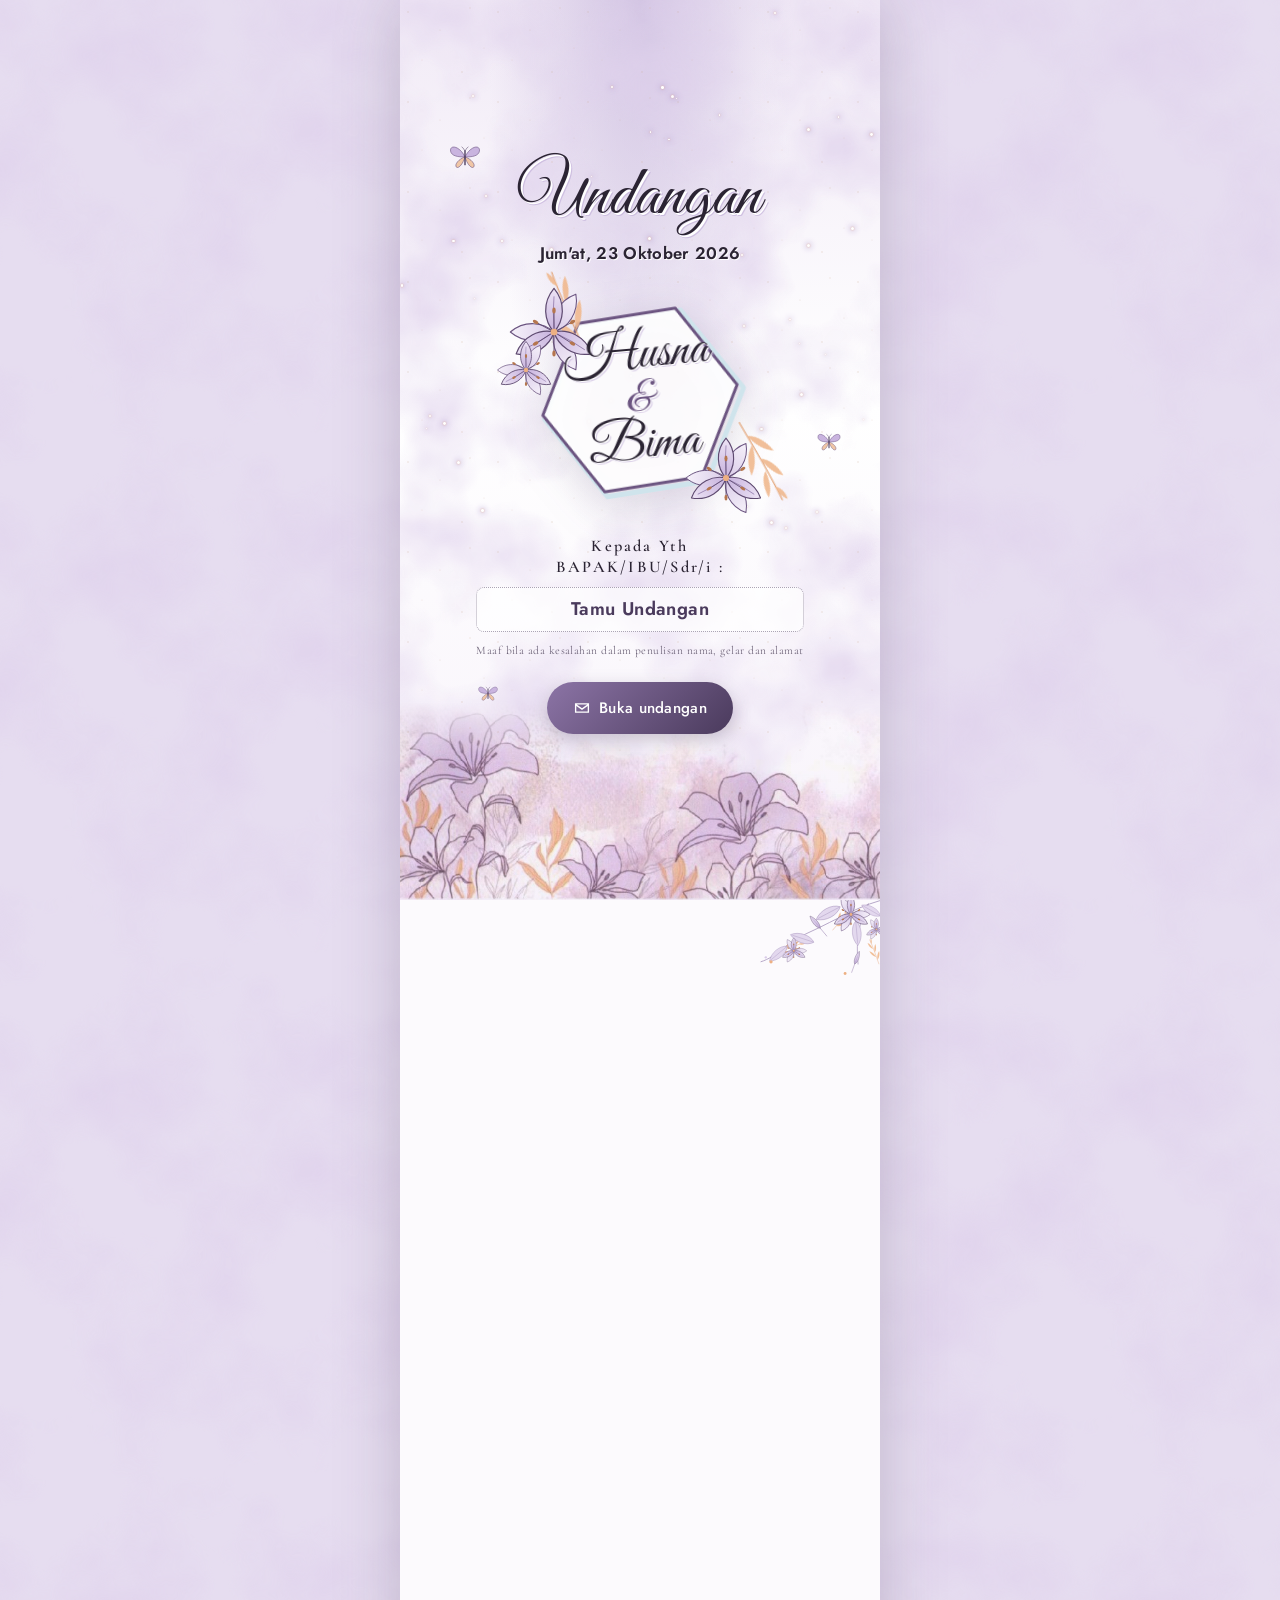
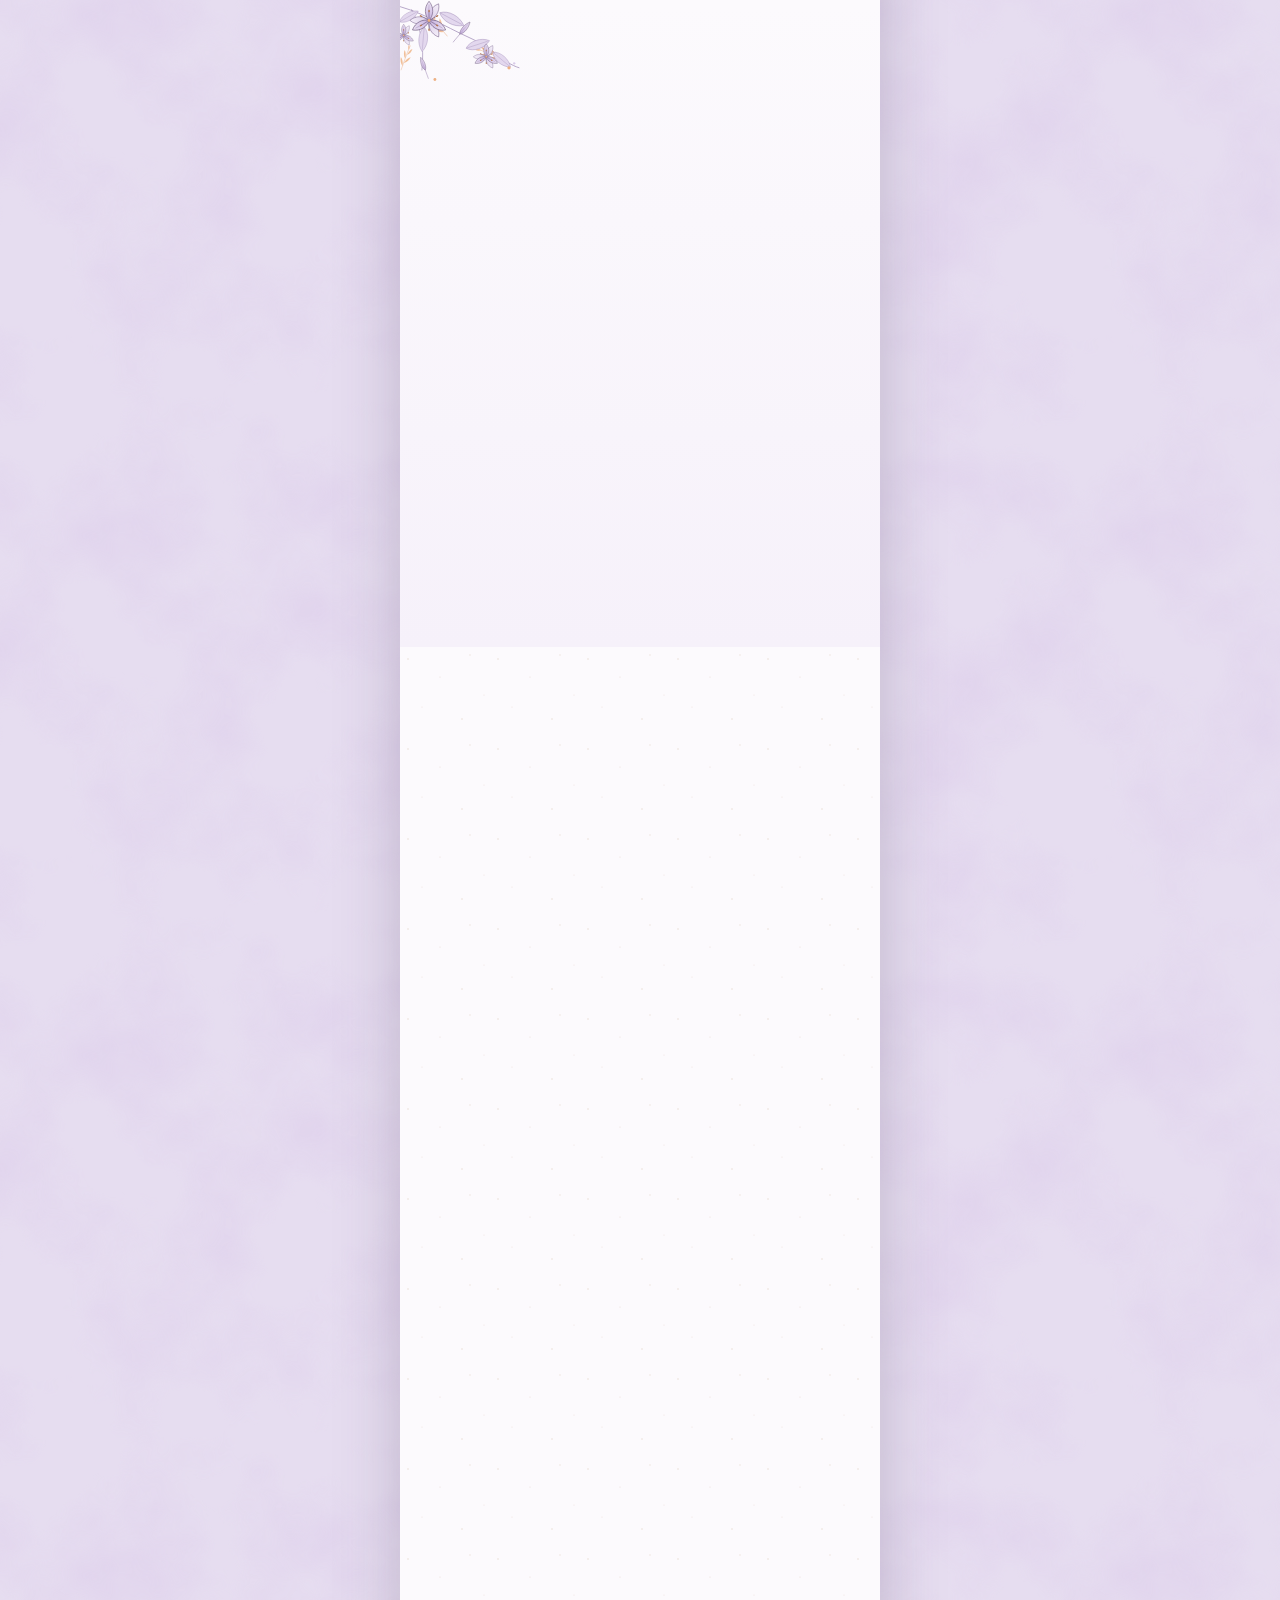
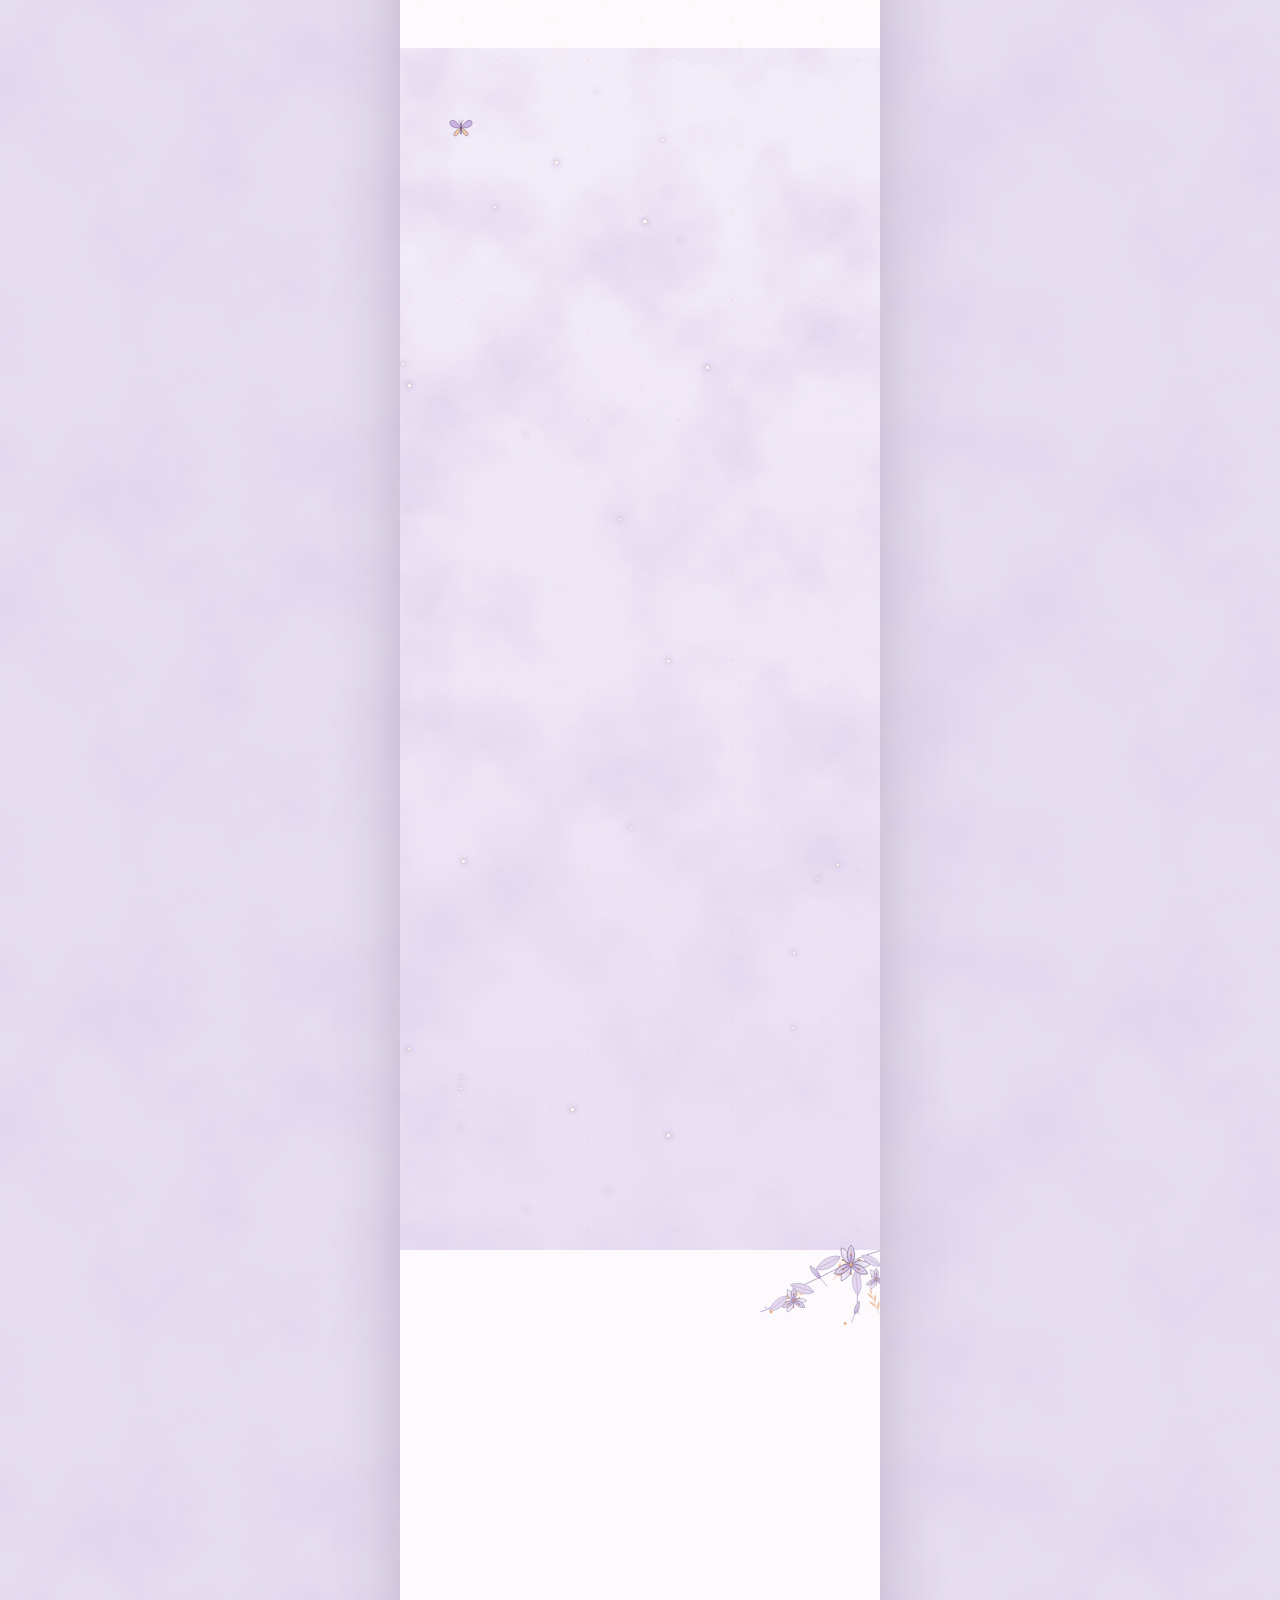
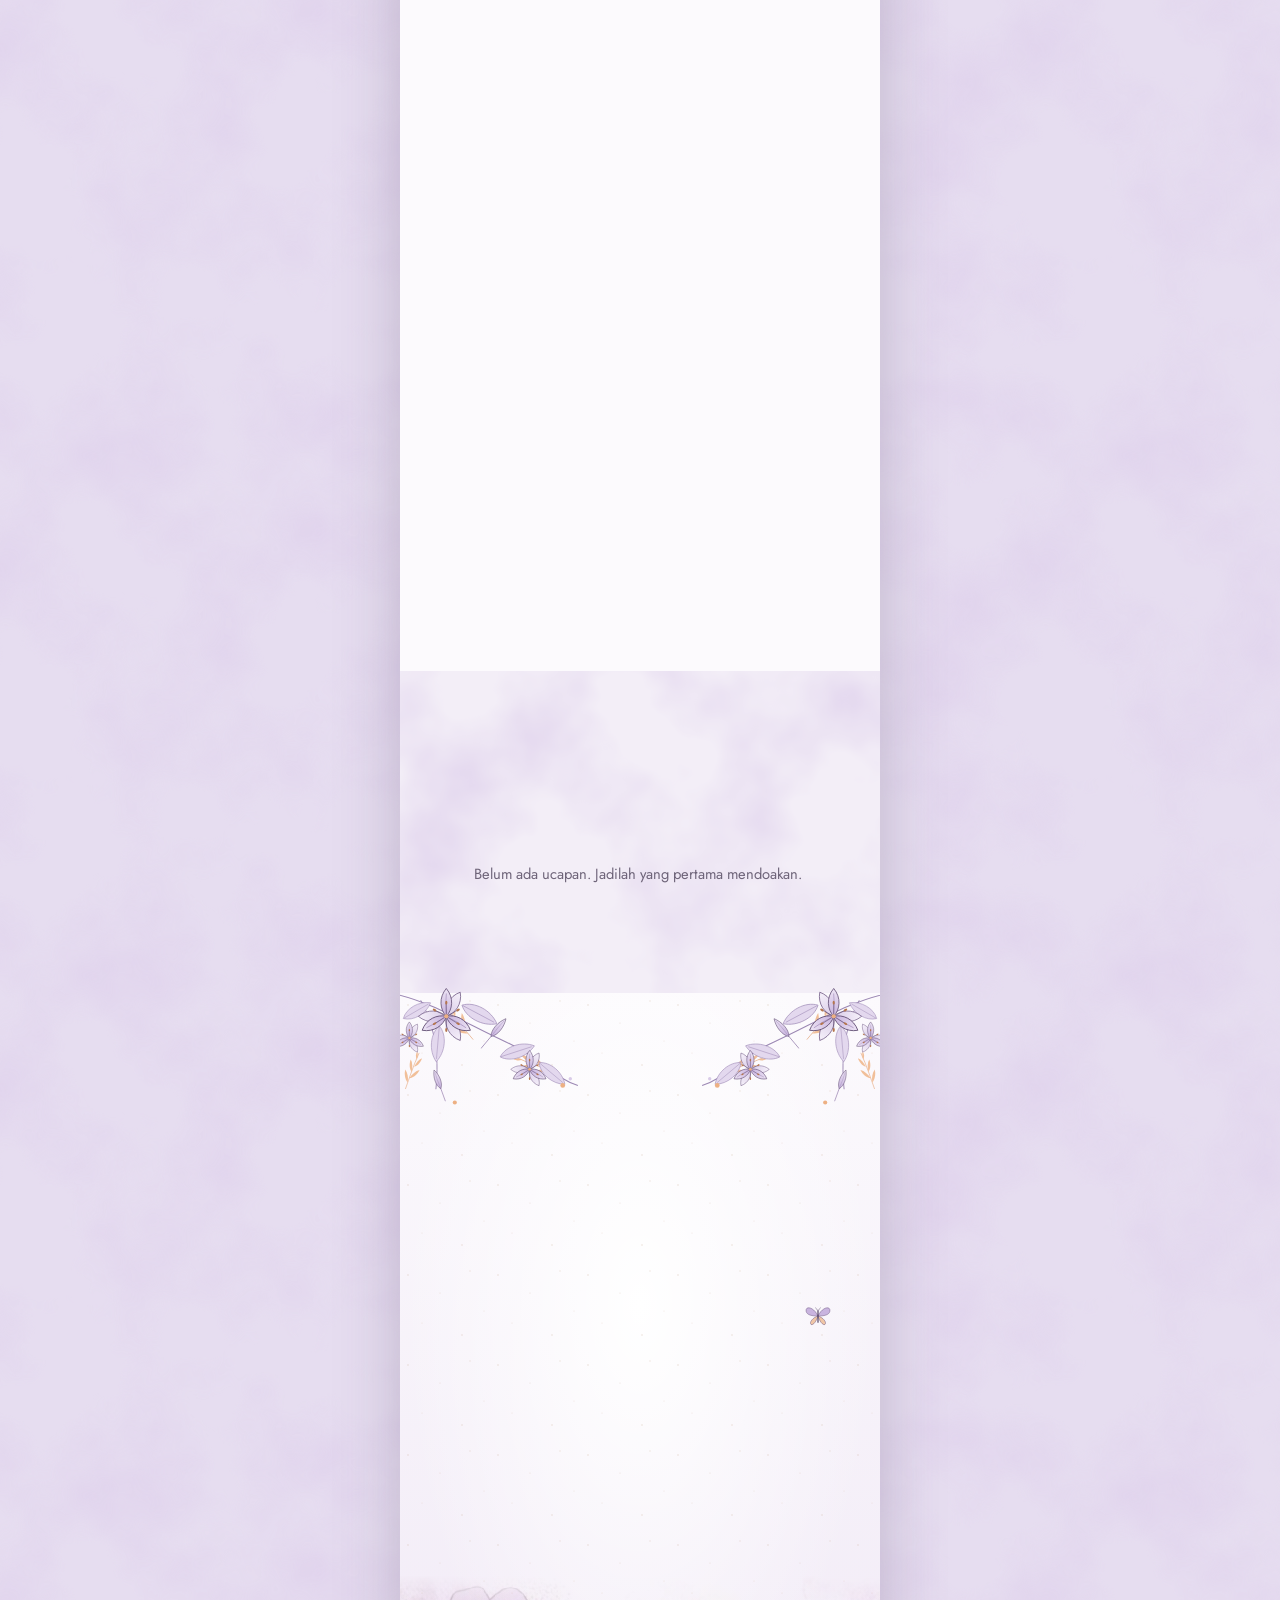
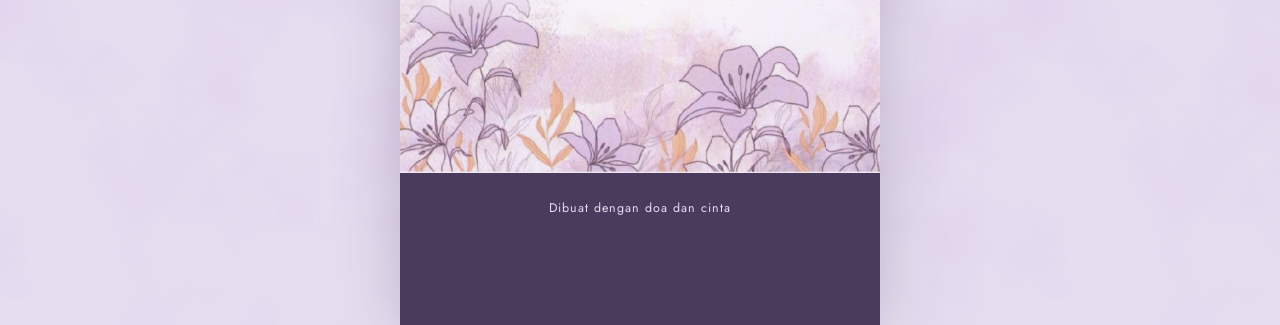
<file: index.html>
<!doctype html>
<html lang="id">
<head>
  <meta charset="utf-8">
  <meta name="viewport" content="width=device-width, initial-scale=1, viewport-fit=cover">
  <title>Husna &amp; Bima · Undangan Pernikahan</title>
  <meta name="description" content="Dengan memohon rahmat Allah SWT, kami mengundang Anda di hari bahagia kami. Jum'at, 23 Oktober 2026.">
  <meta property="og:title" content="Undangan Pernikahan Husna &amp; Bima">
  <meta property="og:description" content="Jum'at, 23 Oktober 2026. Mohon doa restu dan kehadirannya.">
  <meta name="theme-color" content="#4A3A5C">
  <link rel="preconnect" href="https://fonts.googleapis.com">
  <link rel="preconnect" href="https://fonts.gstatic.com" crossorigin>
  <link rel="stylesheet" href="https://fonts.googleapis.com/css2?family=Amiri:wght@400;700&family=Cormorant+Garamond:ital,wght@0,500;0,600;1,500&family=Great+Vibes&family=Jost:wght@300;400;500;600&family=Permanent+Marker&display=swap">
  <link rel="stylesheet" href="style.css">
</head>
<body class="terkunci">

  <!-- Gambar-gambar hiasan yang dipakai berulang -->
  <svg class="defs" aria-hidden="true" focusable="false">
    <defs>
      <linearGradient id="gKelopak" x1="0" y1="1" x2="0" y2="0">
        <stop offset="0" stop-color="#C7B2DD"/>
        <stop offset="1" stop-color="#EDE4F5"/>
      </linearGradient>
      <linearGradient id="gKelopakBelakang" x1="0" y1="1" x2="0" y2="0">
        <stop offset="0" stop-color="#D9CBE8"/>
        <stop offset="1" stop-color="#F6F1FA"/>
      </linearGradient>

      <!-- Kelopak lily -->
      <path id="kelopakLily" d="M30 30C23.5 23 22 11 30 1.5C38 11 36.5 23 30 30Z"/>

      <!-- Bunga lily (tampak depan) -->
      <symbol id="bunga" viewBox="0 0 60 60">
        <g fill="url(#gKelopakBelakang)" stroke="#6B5480" stroke-width=".7" stroke-linejoin="round">
          <use href="#kelopakLily" transform="rotate(30 30 30)"/>
          <use href="#kelopakLily" transform="rotate(150 30 30)"/>
          <use href="#kelopakLily" transform="rotate(270 30 30)"/>
        </g>
        <g fill="url(#gKelopak)" stroke="#5E4A70" stroke-width=".8" stroke-linejoin="round">
          <use href="#kelopakLily"/>
          <use href="#kelopakLily" transform="rotate(120 30 30)"/>
          <use href="#kelopakLily" transform="rotate(240 30 30)"/>
        </g>
        <g fill="none" stroke="#8C74A6" stroke-width=".5" stroke-linecap="round">
          <path d="M30 27Q29 16 30 7"/>
          <path d="M30 27Q29 16 30 7" transform="rotate(120 30 30)"/>
          <path d="M30 27Q29 16 30 7" transform="rotate(240 30 30)"/>
        </g>
        <g stroke="#5E4A70" stroke-width=".6" stroke-linecap="round">
          <path d="M30 30L30 17M30 30L41 24M30 30L41 37M30 30L30 43M30 30L19 37M30 30L19 24"/>
        </g>
        <g fill="#B5764E">
          <ellipse cx="30" cy="16" rx="1.1" ry="2"/>
          <ellipse cx="42" cy="23.5" rx="1.1" ry="2" transform="rotate(60 42 23.5)"/>
          <ellipse cx="42" cy="37.5" rx="1.1" ry="2" transform="rotate(120 42 37.5)"/>
          <ellipse cx="30" cy="44" rx="1.1" ry="2"/>
          <ellipse cx="18" cy="37.5" rx="1.1" ry="2" transform="rotate(60 18 37.5)"/>
          <ellipse cx="18" cy="23.5" rx="1.1" ry="2" transform="rotate(120 18 23.5)"/>
        </g>
        <circle cx="30" cy="30" r="2.2" fill="#EDB083"/>
      </symbol>

      <!-- Kuncup lily -->
      <symbol id="kuncup" viewBox="0 0 20 60">
        <path d="M10 60V34" stroke="#8C74A6" stroke-width="1" fill="none"/>
        <path d="M10 36C3 28 4 12 10 1C16 12 17 28 10 36Z" fill="url(#gKelopak)" stroke="#5E4A70" stroke-width=".8"/>
        <path d="M10 34Q9 20 10 5" stroke="#8C74A6" stroke-width=".5" fill="none"/>
      </symbol>

      <!-- Daun peach -->
      <symbol id="daunPeach" viewBox="0 0 30 70">
        <path d="M15 70C15 50 14 28 16 2" stroke="#E2A274" stroke-width=".9" fill="none"/>
        <g fill="#F0B98E" opacity=".9">
          <path d="M15 58C8 54 4 46 3 38C9 42 13 49 15 58Z"/>
          <path d="M15 50C22 46 26 38 27 30C21 34 17 41 15 50Z"/>
          <path d="M15 38C9 34 6 26 6 18C11 22 14 30 15 38Z"/>
          <path d="M16 28C22 24 24 16 24 9C19 13 17 20 16 28Z"/>
          <path d="M16 14C12 11 11 6 12 1C15 4 16 9 16 14Z"/>
        </g>
      </symbol>

      <!-- Daun lilac -->
      <symbol id="daun" viewBox="0 0 40 16">
        <path d="M1 8C10 -1 28 -1 39 8C28 17 10 17 1 8Z" fill="#E3D8EE" stroke="#9C88B4" stroke-width=".6"/>
        <path d="M2 8H36" stroke="#9C88B4" stroke-width=".5" fill="none"/>
      </symbol>

      <!-- Rangkaian bunga untuk sudut: tumbuh dari titik (0,0) -->
      <symbol id="rangkaian" viewBox="0 0 200 150">
        <path d="M-4 6C40 14 80 40 120 58S170 96 196 104" fill="none" stroke="#9C88B4" stroke-width="1.1"/>
        <path d="M30 14C44 40 50 70 46 108" fill="none" stroke="#9C88B4" stroke-width="1"/>
        <use href="#daunPeach" x="58" y="10" width="22" height="52" transform="rotate(-40 69 36)"/>
        <use href="#daunPeach" x="140" y="58" width="20" height="48" transform="rotate(-70 150 82)"/>
        <use href="#daunPeach" x="12" y="66" width="18" height="44" transform="rotate(20 21 88)"/>
        <use href="#daun" x="70" y="20" width="44" height="18" transform="rotate(28 92 29)"/>
        <use href="#daun" x="112" y="60" width="40" height="16" transform="rotate(-18 132 68)"/>
        <use href="#daun" x="150" y="84" width="38" height="15" transform="rotate(40 169 91)"/>
        <use href="#daun" x="28" y="52" width="40" height="16" transform="rotate(95 48 60)"/>
        <use href="#daun" x="8" y="18" width="36" height="14" transform="rotate(-30 26 25)"/>
        <use href="#kuncup" x="100" y="28" width="14" height="42" transform="rotate(40 107 49)"/>
        <use href="#bunga" x="26" y="0" width="62" height="62"/>
        <use href="#bunga" x="124" y="66" width="42" height="42"/>
        <use href="#bunga" x="0" y="36" width="36" height="36"/>
        <use href="#kuncup" x="44" y="86" width="12" height="36" transform="rotate(-20 50 104)"/>
        <circle cx="180" cy="104" r="2.5" fill="#EDB083"/>
        <circle cx="188" cy="97" r="1.8" fill="#D9CBE8"/>
        <circle cx="66" cy="122" r="2.2" fill="#EDB083"/>
      </symbol>

      <!-- Kupu-kupu -->
      <symbol id="kupu" viewBox="0 0 40 30">
        <path d="M20 15C14 2 2 0 3 8C4 14 12 15 20 15Z" fill="#C9B4DF" stroke="#6B5480" stroke-width=".7"/>
        <path d="M20 15C26 2 38 0 37 8C36 14 28 15 20 15Z" fill="#C9B4DF" stroke="#6B5480" stroke-width=".7"/>
        <path d="M20 15C13 17 7 24 10 27C13 29 18 22 20 15Z" fill="#F0C6A6" stroke="#6B5480" stroke-width=".7"/>
        <path d="M20 15C27 17 33 24 30 27C27 29 22 22 20 15Z" fill="#F0C6A6" stroke="#6B5480" stroke-width=".7"/>
        <path d="M20 8V24" stroke="#4A3A5C" stroke-width="1.6" stroke-linecap="round"/>
        <path d="M20 8Q18 4 16 3M20 8Q22 4 24 3" stroke="#4A3A5C" stroke-width=".6" fill="none"/>
      </symbol>

      <!-- Bingkai segi enam -->
      <symbol id="heksa" viewBox="0 0 240 240">
        <polygon points="226,124 175,212 72,212 21,124 72,36 175,36" fill="none" stroke="#CFE4EC" stroke-width="5" stroke-linejoin="round"/>
        <polygon points="220,120 170,206.6 70,206.6 20,120 70,33.4 170,33.4" fill="rgba(255,255,255,.9)" stroke="#6B5480" stroke-width="3" stroke-linejoin="round"/>
      </symbol>

      <symbol id="hiasan" viewBox="0 0 120 20">
        <path d="M0 10H46M74 10H120" stroke="#B9A5D3" stroke-width=".9"/>
        <use href="#bunga" x="50" y="0" width="20" height="20"/>
        <circle cx="42" cy="10" r="1.6" fill="#EDB083"/>
        <circle cx="78" cy="10" r="1.6" fill="#EDB083"/>
      </symbol>
    </defs>
  </svg>

  <canvas class="kelopak" id="kelopak" aria-hidden="true"></canvas>

  <!-- ============ PEMBUKA: sampul + tirai ============ -->
  <div class="pembuka" id="pembuka">
    <div class="tirai tirai--kiri" aria-hidden="true"></div>
    <div class="tirai tirai--kanan" aria-hidden="true"></div>
    <div class="tirai-atas" aria-hidden="true"></div>
    <div class="tirai-lambang" aria-hidden="true">
      <svg class="tirai-lambang__bunga"><use href="#bunga"/></svg>
      <span lang="ar" dir="rtl">بِسْمِ ٱللَّٰهِ</span>
    </div>

    <section class="sampul" aria-label="Sampul undangan">
      <div class="bintang" id="bintang" aria-hidden="true"></div>
      <img class="taman" src="gambar/taman.jpg" alt="" aria-hidden="true">
      <svg class="kupu kupu--1" aria-hidden="true"><use href="#kupu"/></svg>
      <svg class="kupu kupu--2" aria-hidden="true"><use href="#kupu"/></svg>
      <svg class="kupu kupu--3" aria-hidden="true"><use href="#kupu"/></svg>

      <div class="sampul__isi">
        <p class="sampul__judul">Undangan</p>
        <p class="sampul__tgl" data-isi="hariUtama">Jum'at, 23 Oktober 2026</p>

        <div class="heksa heksa--sampul">
          <svg class="heksa__bingkai" aria-hidden="true"><use href="#heksa"/></svg>
          <svg class="heksa__daun heksa__daun--1" aria-hidden="true"><use href="#daunPeach"/></svg>
          <svg class="heksa__daun heksa__daun--2" aria-hidden="true"><use href="#daunPeach"/></svg>
          <svg class="heksa__lily heksa__lily--1" aria-hidden="true"><use href="#bunga"/></svg>
          <svg class="heksa__lily heksa__lily--2" aria-hidden="true"><use href="#bunga"/></svg>
          <svg class="heksa__lily heksa__lily--3" aria-hidden="true"><use href="#bunga"/></svg>
          <h1 class="heksa__nama">
            <span data-isi="wanita.panggilan">Husna</span>
            <span class="dan">&amp;</span>
            <span data-isi="pria.panggilan">Bima</span>
          </h1>
        </div>

        <div class="sampul__tamu">
          <p class="sampul__yth">Kepada Yth<br>BAPAK/IBU/Sdr/i :</p>
          <p class="sampul__nama-tamu" id="namaTamu">Tamu Undangan</p>
          <p class="sampul__maaf">Maaf bila ada kesalahan dalam penulisan nama, gelar dan alamat</p>
        </div>
        <button class="tombol tombol--denyut" id="bukaUndangan" type="button">
          <svg viewBox="0 0 24 24" width="18" height="18" aria-hidden="true"><path fill="none" stroke="currentColor" stroke-width="1.8" d="M3.5 7.5l8.5 6 8.5-6M3.5 6.5h17v11h-17z"/></svg>
          Buka undangan
        </button>
      </div>
    </section>
  </div>

  <!-- ============ ISI UNDANGAN ============ -->
  <main class="halaman" id="halaman">

    <section class="bagian hero" id="beranda">
      <svg class="sudut sudut--kiri-atas" aria-hidden="true"><use href="#rangkaian"/></svg>
      <svg class="sudut sudut--kanan-atas" aria-hidden="true"><use href="#rangkaian"/></svg>
      <svg class="kupu kupu--hero" aria-hidden="true"><use href="#kupu"/></svg>
      <img class="taman taman--bawah" src="gambar/taman.jpg" alt="" aria-hidden="true">

      <p class="label hero__label" data-anim="naik">Walimatul 'Ursy</p>
      <div class="heksa" data-anim="zoom">
        <svg class="heksa__bingkai" aria-hidden="true"><use href="#heksa"/></svg>
        <svg class="heksa__daun heksa__daun--1" aria-hidden="true"><use href="#daunPeach"/></svg>
        <svg class="heksa__daun heksa__daun--2" aria-hidden="true"><use href="#daunPeach"/></svg>
        <svg class="heksa__lily heksa__lily--1" aria-hidden="true"><use href="#bunga"/></svg>
        <svg class="heksa__lily heksa__lily--2" aria-hidden="true"><use href="#bunga"/></svg>
        <svg class="heksa__lily heksa__lily--3" aria-hidden="true"><use href="#bunga"/></svg>
        <p class="heksa__nama">
          <span data-isi="wanita.panggilan">Husna</span>
          <span class="dan">&amp;</span>
          <span data-isi="pria.panggilan">Bima</span>
        </p>
      </div>
      <p class="hero__tgl" data-anim="naik" data-isi="hariUtama">Jum'at, 23 Oktober 2026</p>
      <svg class="hiasan" data-anim="naik" aria-hidden="true"><use href="#hiasan"/></svg>
      <p class="gulir" data-anim="naik" aria-hidden="true"><span></span>Gulir ke bawah</p>
    </section>

    <section class="bagian bagian--salam" id="salam">
      <svg class="sudut sudut--kanan-atas sudut--kecil" aria-hidden="true"><use href="#rangkaian"/></svg>
      <p class="bismillah" data-anim="zoom" lang="ar" dir="rtl">بِسْمِ ٱللَّٰهِ ٱلرَّحْمَٰنِ ٱلرَّحِيمِ</p>
      <p class="salam" data-anim="naik">Assalamu'alaikum Wr. Wb.</p>
      <p class="teks" data-anim="naik">
        Ya Allah,<br>
        perkenankanlah putra-putri kami membuka lembaran hidup baru,
        maka izinkanlah kami menikahkan mereka.
      </p>

      <figure class="ayat" data-anim="naik">
        <svg class="ayat__bunga" aria-hidden="true"><use href="#bunga"/></svg>
        <p class="ayat__arab" lang="ar" dir="rtl">
          وَمِنْ ءَايَٰتِهِۦٓ أَنْ خَلَقَ لَكُم مِّنْ أَنفُسِكُمْ أَزْوَٰجًا لِّتَسْكُنُوٓا۟ إِلَيْهَا وَجَعَلَ بَيْنَكُم مَّوَدَّةً وَرَحْمَةً
        </p>
        <blockquote class="ayat__arti">
          "Dan di antara tanda-tanda kebesaran-Nya ialah Dia menciptakan pasangan-pasangan
          untukmu dari jenismu sendiri, agar kamu cenderung dan merasa tenteram kepadanya,
          dan Dia menjadikan di antaramu rasa kasih dan sayang."
        </blockquote>
        <figcaption>QS. Ar-Rum : 21</figcaption>
      </figure>
    </section>

    <section class="bagian bagian--doa" id="doa">
      <svg class="sudut sudut--kiri-atas sudut--kecil" aria-hidden="true"><use href="#rangkaian"/></svg>
      <div class="pasangan" data-anim="zoom">
        <img src="gambar/pasangan.jpg" alt="Ilustrasi kedua mempelai" width="422" height="374">
        <svg class="kupu kupu--pasangan" aria-hidden="true"><use href="#kupu"/></svg>
      </div>
      <blockquote class="kutipan" data-anim="naik">
        "Semoga Allah SWT menghimpun yang terserak dari keduanya,
        memberkati mereka berdua, meningkatkan kualitas keturunannya
        sebagai pembuka pintu rahmat, sumber ilmu dan hikmah
        serta pemberi rasa aman bagi umat."
      </blockquote>
      <p class="kutipan__sumber" data-anim="naik">Do'a Nabi Muhammad SAW pada pernikahan putrinya Fatimah Azzahra dengan Ali bin Abi Thalib</p>
    </section>

    <section class="bagian bagian--mempelai" id="mempelai">
      <h2 class="judul" data-anim="naik">Kedua Mempelai</h2>
      <svg class="hiasan" data-anim="naik" aria-hidden="true"><use href="#hiasan"/></svg>

      <article class="orang" data-anim="kiri">
        <div class="orang__bingkai" aria-hidden="true">
          <svg class="orang__heksa"><use href="#heksa"/></svg>
          <span data-isi="wanita.inisial">H</span>
          <svg class="orang__bunga"><use href="#rangkaian"/></svg>
        </div>
        <h3 class="orang__nama" data-isi="wanita.namaLengkap">Badi'athul Husna</h3>
        <p class="orang__urutan" data-isi="wanita.urutan">Putri kedua dari</p>
        <p class="orang__ortu"><span data-isi="wanita.ayah"></span><br>&amp; <span data-isi="wanita.ibu"></span></p>
        <a class="orang__ig" data-ig="wanita" target="_blank" rel="noopener" hidden></a>
      </article>

      <p class="mempelai__dan" data-anim="zoom" aria-hidden="true">&amp;</p>

      <article class="orang" data-anim="kanan">
        <div class="orang__bingkai" aria-hidden="true">
          <svg class="orang__heksa"><use href="#heksa"/></svg>
          <span data-isi="pria.inisial">B</span>
          <svg class="orang__bunga"><use href="#rangkaian"/></svg>
        </div>
        <h3 class="orang__nama" data-isi="pria.namaLengkap">Wahyu Dwi Bimantoro</h3>
        <p class="orang__urutan" data-isi="pria.urutan">Putra kedua dari</p>
        <p class="orang__ortu"><span data-isi="pria.ayah"></span><br>&amp; <span data-isi="pria.ibu"></span></p>
        <a class="orang__ig" data-ig="pria" target="_blank" rel="noopener" hidden></a>
      </article>
    </section>

    <section class="bagian bagian--ungu" id="acara">
      <div class="bintang bintang--redup" aria-hidden="true"></div>
      <svg class="kupu kupu--acara" aria-hidden="true"><use href="#kupu"/></svg>
      <h2 class="judul" data-anim="naik">Waktu &amp; Tempat</h2>
      <svg class="hiasan" data-anim="naik" aria-hidden="true"><use href="#hiasan"/></svg>
      <p class="teks teks--kecil" data-anim="naik">
        Dengan segala kerendahan hati dan ungkapan syukur atas karunia Allah SWT,
        kami mengundang Bapak/Ibu/Saudara/i untuk menghadiri acara:
      </p>
      <div class="acara" id="daftarAcara"></div>

      <div class="hitung" id="hitungMundur" data-anim="zoom">
        <div><b data-h="hari">0</b><span>hari</span></div>
        <div><b data-h="jam">0</b><span>jam</span></div>
        <div><b data-h="menit">0</b><span>menit</span></div>
        <div><b data-h="detik">0</b><span>detik</span></div>
      </div>

      <div class="lokasi" id="lokasi" data-anim="naik" hidden>
        <div class="lokasi__kertas">
          <p class="lokasi__judul">Lokasi</p>
          <svg class="lokasi__pin" viewBox="0 0 24 24" width="44" height="44" aria-hidden="true"><path fill="#B9A5D3" stroke="#4A3A5C" stroke-width="1.2" d="M12 22s-7-6.6-7-12a7 7 0 0 1 14 0c0 5.4-7 12-7 12z"/><circle cx="12" cy="10" r="2.6" fill="#fff" stroke="#4A3A5C" stroke-width="1.2"/></svg>
          <p class="lokasi__alamat" id="lokasiAlamat"></p>
          <a class="tombol" id="lokasiPeta" target="_blank" rel="noopener">Buka Google Maps</a>
          <svg class="lokasi__pena" viewBox="0 0 140 60" aria-hidden="true">
            <path d="M6 54C30 30 70 10 134 4C110 22 70 42 26 50Z" fill="#C3D1E6" stroke="#2B2433" stroke-width="1.6" stroke-linejoin="round"/>
            <path d="M8 54L120 10M40 44l-6-10M60 36l-5-11M80 28l-4-10M100 20l-3-9" stroke="#2B2433" stroke-width="1" fill="none"/>
          </svg>
        </div>
      </div>
    </section>

    <section class="bagian" id="rsvp">
      <svg class="sudut sudut--kanan-atas sudut--kecil" aria-hidden="true"><use href="#rangkaian"/></svg>
      <h2 class="judul" data-anim="naik">Konfirmasi Kehadiran</h2>
      <svg class="hiasan" data-anim="naik" aria-hidden="true"><use href="#hiasan"/></svg>
      <p class="teks teks--kecil" data-anim="naik">
        Bantu kami menyiapkan tempat dan hidangan dengan mengisi form singkat ini.
      </p>

      <form class="form" id="formRsvp" data-anim="naik" novalidate>
        <div class="isian">
          <label for="rsvpNama">Nama</label>
          <input id="rsvpNama" name="nama" type="text" maxlength="60" autocomplete="name" required placeholder="Nama Anda">
        </div>

        <fieldset class="isian">
          <legend>Apakah Anda bisa hadir?</legend>
          <div class="pilihan">
            <label><input type="radio" name="kehadiran" value="Hadir" id="hadirYa" required><span>Insya Allah hadir</span></label>
            <label><input type="radio" name="kehadiran" value="Tidak hadir" id="hadirTidak"><span>Maaf, belum bisa</span></label>
            <label><input type="radio" name="kehadiran" value="Masih ragu" id="hadirRagu"><span>Masih ragu</span></label>
          </div>
        </fieldset>

        <div class="isian" id="isianJumlah">
          <label for="rsvpJumlah">Jumlah yang datang</label>
          <select id="rsvpJumlah" name="jumlah"></select>
        </div>

        <div class="isian">
          <label for="rsvpUcapan">Ucapan &amp; doa <small>(akan tampil di undangan)</small></label>
          <textarea id="rsvpUcapan" name="ucapan" rows="4" maxlength="500" placeholder="Tulis doa terbaik untuk kami…"></textarea>
        </div>

        <p class="form__pesan" id="pesanForm" role="status"></p>
        <button class="tombol" type="submit" id="kirimRsvp">Kirim konfirmasi</button>
      </form>
    </section>

    <section class="bagian bagian--lembut" id="ucapan">
      <h2 class="judul" data-anim="naik">Doa &amp; Ucapan</h2>
      <svg class="hiasan" data-anim="naik" aria-hidden="true"><use href="#hiasan"/></svg>
      <p id="ringkasan" class="ucapan__ringkas" data-anim="naik"></p>
      <ol class="ucapan__daftar" id="daftarUcapan">
        <li class="ucapan__kosong">Memuat ucapan…</li>
      </ol>
      <button class="tombol tombol--garis" id="muatLagi" type="button" hidden>Lihat lebih banyak</button>
    </section>

    <section class="bagian bagian--penutup" id="penutup">
      <svg class="sudut sudut--kiri-atas" aria-hidden="true"><use href="#rangkaian"/></svg>
      <svg class="sudut sudut--kanan-atas" aria-hidden="true"><use href="#rangkaian"/></svg>
      <svg class="kupu kupu--penutup" aria-hidden="true"><use href="#kupu"/></svg>
      <img class="taman taman--bawah" src="gambar/taman.jpg" alt="" aria-hidden="true">

      <p class="teks" data-anim="naik">
        Tiada rangkaian kata yang dapat kami ungkapkan selain terima kasih dari hati yang tulus
        atas kehadiran dan do'a restu Bapak/Ibu/Saudara/i.
      </p>
      <p class="doa" data-anim="zoom" lang="ar" dir="rtl">بَارَكَ ٱللَّٰهُ لَكَ وَبَارَكَ عَلَيْكَ وَجَمَعَ بَيْنَكُمَا فِي خَيْرٍ</p>
      <p class="doa__arti" data-anim="naik">"Semoga Allah memberkahimu dalam suka maupun duka, dan menyatukan kalian berdua dalam kebaikan." (HR. Abu Dawud)</p>
      <p class="salam" data-anim="naik">Wassalamu'alaikum Wr. Wb.</p>
      <p class="penutup__kami" data-anim="naik">Kami yang berbahagia,</p>
      <div class="keluarga" data-anim="naik">
        <p><b>Keluarga</b><span data-isi="wanita.ayah"></span><br>&amp; <span data-isi="wanita.ibu"></span></p>
        <p><b>Keluarga</b><span data-isi="pria.ayah"></span><br>&amp; <span data-isi="pria.ibu"></span></p>
      </div>
      <p class="penutup__nama" data-anim="zoom">
        <span data-isi="wanita.panggilan">Husna</span> &amp; <span data-isi="pria.panggilan">Bima</span>
      </p>
    </section>

    <footer class="kaki">Dibuat dengan doa dan cinta</footer>
  </main>

  <!-- ============ NAVIGASI BAWAH ============ -->
  <nav class="navbawah" id="navbawah" aria-label="Navigasi undangan">
    <a href="#beranda" data-nav="beranda">
      <svg viewBox="0 0 24 24" aria-hidden="true"><path d="M4 20V10.5L12 4l8 6.5V20h-5v-5.5a3 3 0 0 0-6 0V20z"/></svg><span>Beranda</span>
    </a>
    <a href="#mempelai" data-nav="mempelai">
      <svg viewBox="0 0 24 24" aria-hidden="true"><path d="M12 20s-7-4.4-7-10a4 4 0 0 1 7-2.6A4 4 0 0 1 19 10c0 5.6-7 10-7 10z"/></svg><span>Mempelai</span>
    </a>
    <a href="#acara" data-nav="acara">
      <svg viewBox="0 0 24 24" aria-hidden="true"><path d="M4 6.5h16v13H4zM4 10h16M8 3.5v4M16 3.5v4"/></svg><span>Acara</span>
    </a>
    <a href="#rsvp" data-nav="rsvp">
      <svg viewBox="0 0 24 24" aria-hidden="true"><path d="M5 4h14v16H5zM8.5 12l2.5 2.5 4.5-5"/></svg><span>Hadir</span>
    </a>
    <a href="#ucapan" data-nav="ucapan">
      <svg viewBox="0 0 24 24" aria-hidden="true"><path d="M4 5h16v11H9l-5 4z"/></svg><span>Ucapan</span>
    </a>
  </nav>

  <button class="musik" id="tombolMusik" type="button" aria-label="Putar atau hentikan musik" hidden>
    <svg viewBox="0 0 24 24" width="18" height="18" aria-hidden="true"><path fill="currentColor" d="M9 18.5a2.5 2.5 0 1 1-2-2.45V5.8l11-2.3v11.95a2.5 2.5 0 1 1-2-2.45V7.1l-7 1.46z"/></svg>
  </button>
  <div class="toast" id="toast" role="status" aria-live="polite"></div>

  <script src="config.js"></script>
  <script src="app.js"></script>
</body>
</html>
</file>
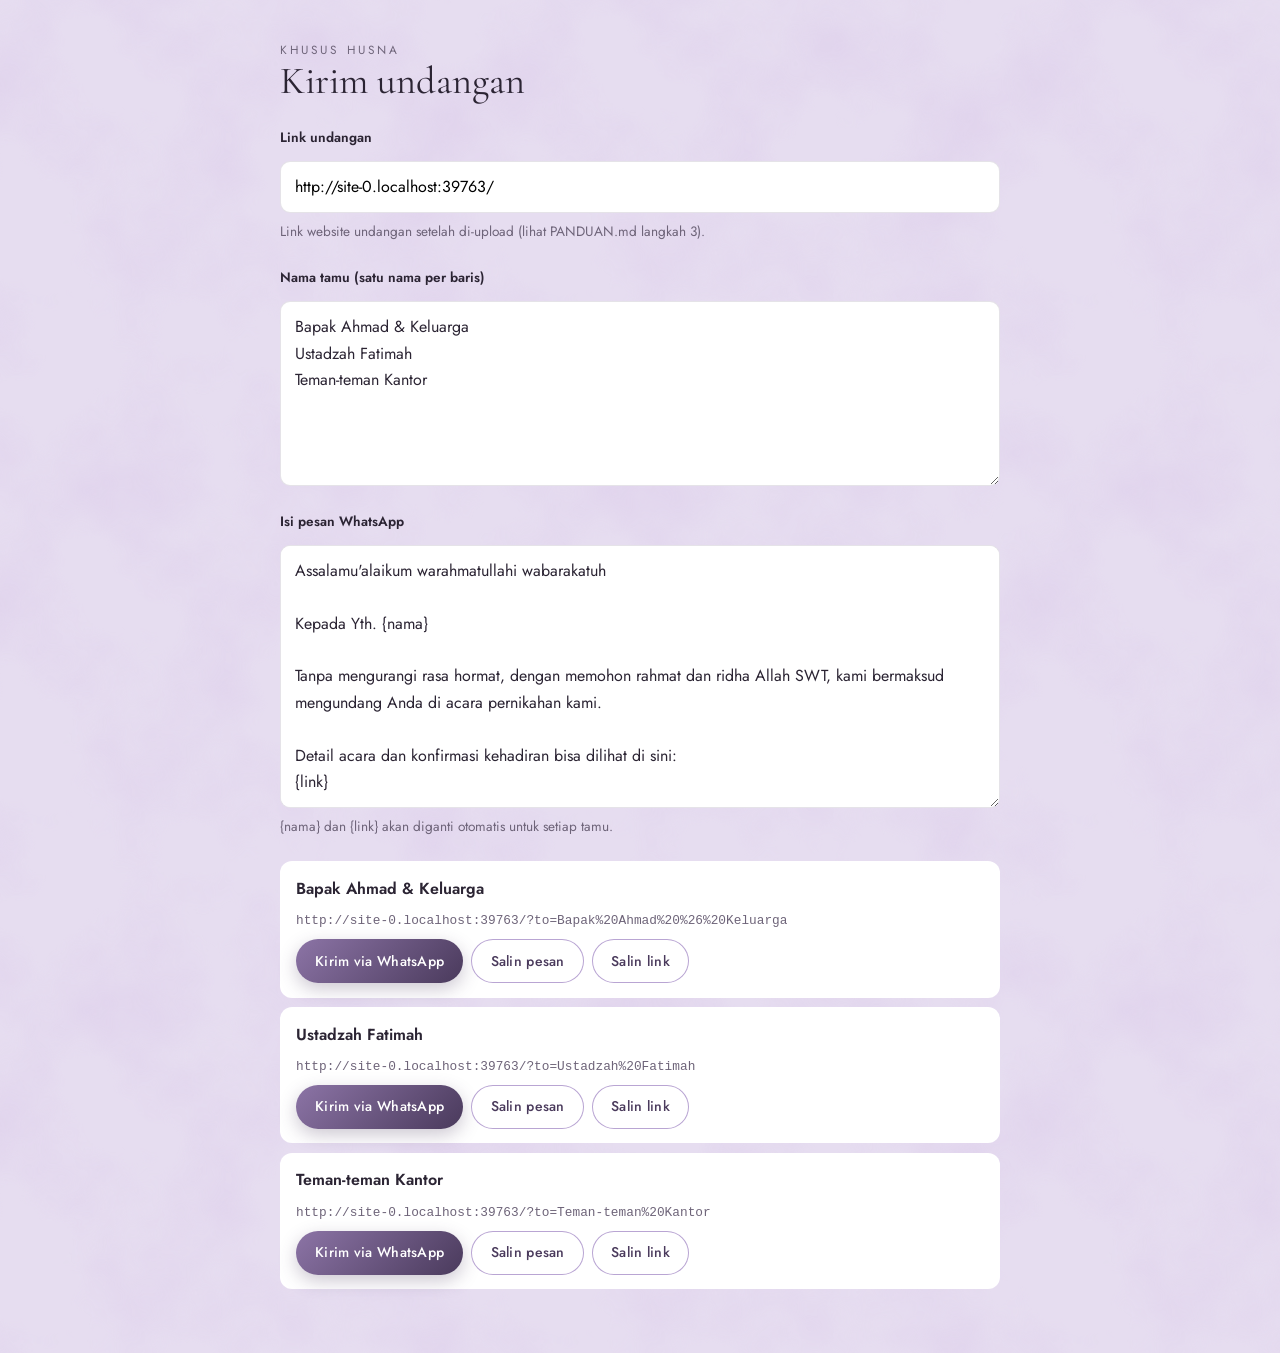
<file: kirim.html>
<!doctype html>
<html lang="id">
<head>
  <meta charset="utf-8">
  <meta name="viewport" content="width=device-width, initial-scale=1">
  <meta name="robots" content="noindex">
  <title>Kirim Undangan Husna</title>
  <link rel="stylesheet" href="https://fonts.googleapis.com/css2?family=Jost:wght@400;600&family=Cormorant+Garamond:wght@500&display=swap">
  <link rel="stylesheet" href="style.css">
  <style>
    body { padding: 2.5rem 16px 4rem; }
    .wadah { max-width: 720px; margin: 0 auto; display: grid; gap: 1.5rem; }
    .wadah h1 { font-family: var(--f-judul); font-weight: 400; font-size: 2.4rem; margin: 0; line-height: 1.1; }
    .isian input, .isian textarea { font: inherit; width: 100%; padding: .75rem .9rem; border: 1px solid var(--garis); border-radius: 10px; background: #fff; }
    .isian label { font-size: .85rem; font-weight: 600; }
    .bantu { font-size: .85rem; color: var(--redup); margin: 0; }
    .hasil { list-style: none; padding: 0; margin: 0; display: grid; gap: .6rem; }
    .hasil li { background: #fff; border-radius: 12px; padding: .9rem 1rem; display: grid; gap: .5rem; }
    .hasil b { font-weight: 600; }
    .hasil code { font-size: .8rem; color: var(--redup); overflow-wrap: anywhere; }
    .hasil .aksi { display: flex; flex-wrap: wrap; gap: .5rem; }
    .hasil a.tombol { text-decoration: none; }
  </style>
</head>
<body>
  <div class="wadah">
    <div>
      <p class="label">Khusus Husna</p>
      <h1>Kirim undangan</h1>
    </div>

    <div class="isian">
      <label for="alamat">Link undangan</label>
      <input id="alamat" type="url" placeholder="https://undangan-husna.netlify.app/">
      <p class="bantu">Link website undangan setelah di-upload (lihat PANDUAN.md langkah 3).</p>
    </div>

    <div class="isian">
      <label for="nama">Nama tamu (satu nama per baris)</label>
      <textarea id="nama" rows="6">Bapak Ahmad &amp; Keluarga
Ustadzah Fatimah
Teman-teman Kantor</textarea>
    </div>

    <div class="isian">
      <label for="pesan">Isi pesan WhatsApp</label>
      <textarea id="pesan" rows="9">Assalamu'alaikum warahmatullahi wabarakatuh

Kepada Yth. {nama}

Tanpa mengurangi rasa hormat, dengan memohon rahmat dan ridha Allah SWT, kami bermaksud mengundang Anda di acara pernikahan kami.

Detail acara dan konfirmasi kehadiran bisa dilihat di sini:
{link}

Merupakan kebahagiaan bagi kami apabila Anda berkenan hadir dan memberikan doa restu.

Wassalamu'alaikum warahmatullahi wabarakatuh
Husna &amp; Bima</textarea>
      <p class="bantu">{nama} dan {link} akan diganti otomatis untuk setiap tamu.</p>
    </div>

    <ul class="hasil" id="hasil"></ul>
  </div>
  <div class="toast" id="toast" role="status"></div>

  <script>
    (function () {
      var $ = function (id) { return document.getElementById(id); };
      try { var simpan = localStorage.getItem("kirim-husna-alamat"); if (simpan) $("alamat").value = simpan; } catch (e) {}
      if (!$("alamat").value && /^https?:/.test(location.protocol)) {
        $("alamat").value = location.href.replace(/kirim\.html.*$/, "");
      }

      function buat() {
        try { localStorage.setItem("kirim-husna-alamat", $("alamat").value); } catch (e) {}
        var dasar = $("alamat").value.trim();
        var ul = $("hasil");
        ul.innerHTML = "";
        $("nama").value.split("\n").map(function (n) { return n.trim(); }).filter(Boolean).forEach(function (n) {
          var link = dasar + (dasar.indexOf("?") >= 0 ? "&" : "?") + "to=" + encodeURIComponent(n);
          var teks = $("pesan").value.split("{nama}").join(n).split("{link}").join(link);
          var li = document.createElement("li");
          var b = document.createElement("b"); b.textContent = n;
          var c = document.createElement("code"); c.textContent = link;
          var aksi = document.createElement("div"); aksi.className = "aksi";
          var wa = document.createElement("a");
          wa.className = "tombol tombol--kecil";
          wa.href = "https://wa.me/?text=" + encodeURIComponent(teks);
          wa.target = "_blank"; wa.rel = "noopener";
          wa.textContent = "Kirim via WhatsApp";
          var s1 = tombolSalin("Salin pesan", teks);
          var s2 = tombolSalin("Salin link", link);
          aksi.append(wa, s1, s2);
          li.append(b, c, aksi);
          ul.appendChild(li);
        });
      }

      function tombolSalin(label, isi) {
        var b = document.createElement("button");
        b.type = "button";
        b.className = "tombol tombol--kecil tombol--garis";
        b.textContent = label;
        b.addEventListener("click", function () {
          var ok = function () { toast("Tersalin"); };
          if (navigator.clipboard) navigator.clipboard.writeText(isi).then(ok, function () { toast("Gagal menyalin"); });
        });
        return b;
      }

      var idT;
      function toast(t) {
        var el = $("toast"); el.textContent = t; el.classList.add("tampil");
        clearTimeout(idT); idT = setTimeout(function () { el.classList.remove("tampil"); }, 1800);
      }

      ["alamat", "nama", "pesan"].forEach(function (id) { $(id).addEventListener("input", buat); });
      buat();
    })();
  </script>
</body>
</html>
</file>
<file: style.css>
/* ========== Warna & huruf ========== */
:root {
  --ungu-tua: #4A3A5C;    /* warna utama: ungu plum */
  --ungu: #6B5480;
  --ungu-2: #8C74A6;
  --lilac: #B9A5D3;
  --lilac-muda: #E6DDF0;
  --kertas: #FCFAFD;      /* latar terang */
  --kertas-2: #F3EEF7;
  --tinta: #2B2433;
  --redup: #6E6479;
  --peach: #EDB083;
  --peach-muda: #F8E1CF;
  --biru-muda: #CFE4EC;
  --garis: rgba(74, 58, 92, .14);
  --lebar: 480px;

  --f-judul: "Cormorant Garamond", Georgia, serif;
  --f-indah: "Great Vibes", "Cormorant Garamond", cursive;
  --f-teks: "Jost", "Segoe UI", system-ui, sans-serif;
  --f-arab: "Amiri", "Traditional Arabic", "Scheherazade New", serif;
  --f-spidol: "Permanent Marker", "Jost", sans-serif;

  /* Tekstur cat air ungu */
  --cat-air: url("data:image/svg+xml,%3Csvg xmlns='http://www.w3.org/2000/svg' width='520' height='520'%3E%3Cfilter id='f' x='0' y='0' width='1' height='1'%3E%3CfeTurbulence type='fractalNoise' baseFrequency='.007' numOctaves='4' seed='7' stitchTiles='stitch'/%3E%3CfeColorMatrix values='0 0 0 0 .74 0 0 0 0 .64 0 0 0 0 .84 1.9 0 0 0 -.78'/%3E%3C/filter%3E%3Crect width='100%25' height='100%25' filter='url(%23f)'/%3E%3C/svg%3E");
  --bintik: url("data:image/svg+xml,%3Csvg xmlns='http://www.w3.org/2000/svg' width='90' height='90'%3E%3Cg fill='%23C9A98E' opacity='.35'%3E%3Ccircle cx='8' cy='12' r='.8'/%3E%3Ccircle cx='40' cy='30' r='.6'/%3E%3Ccircle cx='70' cy='8' r='.7'/%3E%3Ccircle cx='22' cy='60' r='.5'/%3E%3Ccircle cx='62' cy='72' r='.8'/%3E%3Ccircle cx='84' cy='48' r='.5'/%3E%3C/g%3E%3C/svg%3E");
  color-scheme: light;
}

*, *::before, *::after { box-sizing: border-box; }
html { scroll-behavior: smooth; }
body {
  margin: 0;
  background: var(--cat-air) center / 520px, var(--lilac-muda);
  color: var(--tinta);
  font-family: var(--f-teks);
  font-size: 16px;
  line-height: 1.65;
  -webkit-font-smoothing: antialiased;
  overflow-x: hidden;
}
body.terkunci { overflow: hidden; height: 100%; }
img { max-width: 100%; }
[hidden] { display: none !important; }
.defs { position: absolute; width: 0; height: 0; overflow: hidden; }

/* Semua lapisan tetap mengikuti lebar kolom HP */
.pembuka, .kelopak, .navbawah {
  position: fixed;
  left: 50%;
  width: min(100%, var(--lebar));
  transform: translateX(-50%);
}

/* ========== Umum ========== */
.label {
  font-size: .74rem;
  letter-spacing: .26em;
  text-transform: uppercase;
  color: var(--redup);
  margin: 0;
}

.judul {
  font-family: var(--f-indah);
  font-weight: 400;
  font-size: 2.9rem;
  line-height: 1.15;
  margin: 0;
  text-align: center;
  text-wrap: balance;
  color: var(--ungu-tua);
}
.hiasan { display: block; width: 140px; height: 24px; margin: .6rem auto 1.6rem; }

.teks { margin: 0 auto 1rem; max-width: 30em; text-align: center; }
.teks--kecil { font-size: .95rem; color: var(--redup); }

.tombol {
  font: inherit;
  font-weight: 500;
  font-size: .95rem;
  letter-spacing: .02em;
  border: 0;
  cursor: pointer;
  padding: .85rem 1.6rem;
  border-radius: 999px;
  background: linear-gradient(135deg, var(--ungu-2), var(--ungu-tua));
  color: #fff;
  display: inline-flex;
  align-items: center;
  justify-content: center;
  gap: .5rem;
  text-decoration: none;
  box-shadow: 0 6px 18px rgba(74, 58, 92, .28);
  transition: transform .2s ease, filter .2s ease, box-shadow .2s ease;
}
.tombol:hover { filter: brightness(1.08); }
.tombol:active { transform: scale(.96); }
.tombol:focus-visible, a:focus-visible, input:focus-visible, select:focus-visible, textarea:focus-visible {
  outline: 2px solid var(--peach);
  outline-offset: 3px;
}
.tombol:disabled { opacity: .6; cursor: wait; }
.tombol--garis { background: #fff; color: var(--ungu-tua); box-shadow: inset 0 0 0 1px var(--lilac); }
.tombol--garis:hover { background: var(--kertas-2); }
.tombol--kecil { padding: .65rem 1.2rem; font-size: .88rem; }
.tombol--denyut { animation: denyut 2.4s ease-in-out infinite; }
@keyframes denyut {
  0%, 100% { box-shadow: 0 6px 18px rgba(74, 58, 92, .28), 0 0 0 0 rgba(185, 165, 211, .6); }
  50% { box-shadow: 0 6px 18px rgba(74, 58, 92, .28), 0 0 0 14px rgba(185, 165, 211, 0); }
}

/* Gambar taman lily dari desain cetak */
.taman {
  position: absolute;
  left: 0;
  bottom: 0;
  width: 100%;
  height: auto;
  mix-blend-mode: multiply;
  pointer-events: none;
  -webkit-mask-image: linear-gradient(180deg, transparent, #000 30%);
  mask-image: linear-gradient(180deg, transparent, #000 30%);
}

/* ========== Bingkai segi enam ========== */
.heksa {
  position: relative;
  width: 250px;
  height: 250px;
  display: grid;
  place-items: center;
}
.heksa__bingkai {
  position: absolute;
  inset: 0;
  width: 100%;
  height: 100%;
  rotate: -9deg;
  filter: drop-shadow(0 10px 22px rgba(74, 58, 92, .18));
}
.heksa__lily, .heksa__daun { position: absolute; pointer-events: none; animation: goyang 6s ease-in-out infinite; }
.heksa__lily--1 { width: 92px; height: 92px; top: 4px; left: -14px; }
.heksa__lily--2 { width: 60px; height: 60px; top: 58px; left: -26px; animation-delay: -2s; }
.heksa__lily--3 { width: 84px; height: 84px; bottom: -2px; right: -10px; animation-delay: -4s; }
.heksa__daun--1 { width: 40px; height: 92px; top: -16px; left: 26px; transform: rotate(-24deg); animation-delay: -1s; }
.heksa__daun--2 { width: 40px; height: 92px; bottom: 10px; right: -24px; transform: rotate(150deg); animation-delay: -3s; }
.heksa__nama {
  position: relative;
  margin: 0;
  font-family: var(--f-indah);
  font-weight: 400;
  font-size: 3.3rem;
  line-height: .95;
  color: var(--tinta);
  display: flex;
  flex-direction: column;
  align-items: center;
  rotate: -5deg;
  text-shadow: 1px 1px 0 #fff, 2px 2px 0 rgba(185, 165, 211, .5);
}
.heksa__nama .dan { font-size: .8em; color: var(--ungu); }

/* ========== PEMBUKA (sampul + tirai) ========== */
.pembuka {
  top: 0;
  bottom: 0;
  z-index: 50;
  overflow: hidden;
  transition: opacity .9s ease;
}
.pembuka.tahap-3 { opacity: 0; pointer-events: none; }

/* Tirai satin lilac */
.tirai {
  position: absolute;
  top: 0;
  bottom: 0;
  width: 51%;
  background:
    linear-gradient(180deg, rgba(74, 58, 92, .25), transparent 20%, transparent 80%, rgba(74, 58, 92, .35)),
    repeating-linear-gradient(90deg, #8E78A8 0, #B7A2CF 9px, #E2D7EE 15px, #B7A2CF 22px, #8E78A8 30px);
  transition: transform 2s cubic-bezier(.65, 0, .25, 1);
}
.tirai::after {
  /* renda peach di tepi tirai */
  content: "";
  position: absolute;
  top: 0;
  bottom: 0;
  width: 12px;
  background:
    radial-gradient(circle at 50% 50%, #fff 2px, transparent 2.6px) 0 0 / 12px 14px,
    linear-gradient(90deg, #D48F62, var(--peach-muda), #D48F62);
  opacity: .95;
}
.tirai--kiri { left: 0; transform-origin: left center; }
.tirai--kiri::after { right: 0; }
.tirai--kanan { right: 0; transform-origin: right center; }
.tirai--kanan::after { left: 0; }
.tahap-2 .tirai--kiri { transform: scaleX(.1); }
.tahap-2 .tirai--kanan { transform: scaleX(.1); }

.tirai-atas {
  position: absolute;
  top: 0;
  left: 0;
  right: 0;
  height: 76px;
  z-index: 2;
  background:
    radial-gradient(circle at 50% 0, var(--ungu) 68%, var(--peach) 69%, var(--peach) 73%, transparent 74%) 0 30px / 64px 46px repeat-x,
    linear-gradient(180deg, var(--ungu-tua), var(--ungu)) top / 100% 32px no-repeat;
  filter: drop-shadow(0 6px 8px rgba(74, 58, 92, .35));
}

.tirai-lambang {
  position: absolute;
  top: 50%;
  left: 50%;
  width: 140px;
  height: 140px;
  margin: -70px 0 0 -70px;
  z-index: 2;
  border-radius: 50%;
  display: grid;
  place-items: center;
  align-content: center;
  gap: .1rem;
  background: radial-gradient(circle, #fff 55%, var(--kertas-2));
  border: 2px solid var(--ungu);
  outline: 1px solid rgba(255, 255, 255, .8);
  outline-offset: 6px;
  box-shadow: 0 0 40px rgba(74, 58, 92, .35);
  font-family: var(--f-arab);
  font-size: 1.25rem;
  color: var(--ungu-tua);
  transition: transform .8s ease, opacity .8s ease;
}
.tirai-lambang__bunga { width: 54px; height: 54px; animation: putar 16s linear infinite; }
.tahap-2 .tirai-lambang { transform: scale(.4) rotate(-40deg); opacity: 0; }

/* Sampul */
.sampul {
  position: absolute;
  inset: 0;
  z-index: 3;
  display: grid;
  place-items: center;
  padding: 26px 20px 30px;
  color: var(--tinta);
  background:
    var(--bintik) 0 0 / 90px,
    var(--cat-air) 30% 0 / 520px,
    radial-gradient(ellipse at 50% 0, rgba(185, 165, 211, .55), transparent 45%),
    linear-gradient(180deg, #F1EAF6, #FFFFFF 45%, #F7F2FA);
  overflow-y: auto;
  transition: opacity .7s ease, transform .7s ease;
}
.tahap-1 .sampul { opacity: 0; transform: scale(1.06); pointer-events: none; }
.sampul .taman { position: fixed; left: 50%; width: min(100%, var(--lebar)); translate: -50% 0; }

.bintang { position: absolute; inset: 0; pointer-events: none; overflow: hidden; }
.bintang i {
  position: absolute;
  width: var(--u, 2px);
  height: var(--u, 2px);
  border-radius: 50%;
  background: #fff;
  box-shadow: 0 0 6px 1px var(--lilac), 0 0 2px var(--peach);
  animation: kelip var(--d, 3s) ease-in-out var(--t, 0s) infinite;
}
@keyframes kelip { 0%, 100% { opacity: .1; transform: scale(.6); } 50% { opacity: 1; transform: scale(1.3); } }

/* Kupu-kupu: badan berkepak, lalu terbang mengikuti jalur */
.kupu {
  position: absolute;
  z-index: 2;
  width: 34px;
  height: 26px;
  pointer-events: none;
  animation: kepak .32s ease-in-out infinite alternate, terbang 16s ease-in-out infinite;
}
@keyframes kepak { from { transform: scaleX(1); } to { transform: scaleX(.35); } }
@keyframes terbang {
  0%, 100% { translate: 0 0; rotate: -8deg; }
  25% { translate: 40px -30px; rotate: 10deg; }
  50% { translate: 10px -60px; rotate: -4deg; }
  75% { translate: -36px -24px; rotate: 6deg; }
}
.kupu--1 { top: 16%; left: 10%; }
.kupu--2 { top: 48%; right: 8%; width: 26px; height: 20px; animation-delay: -.1s, -6s; }
.kupu--3 { bottom: 22%; left: 16%; width: 22px; height: 17px; animation-delay: -.2s, -11s; }
.kupu--hero { top: 26%; right: 14%; }
.kupu--pasangan { top: 6%; right: 4%; }
.kupu--acara { top: 70px; left: 10%; width: 26px; height: 20px; }
.kupu--penutup { top: 40%; right: 10%; width: 28px; height: 22px; animation-delay: 0s, -5s; }

.sampul__isi {
  position: relative;
  z-index: 3;
  display: flex;
  flex-direction: column;
  align-items: center;
  gap: .5rem;
  text-align: center;
  animation: masuk 1.4s ease both;
}
@keyframes masuk { from { opacity: 0; transform: translateY(24px); } }

.sampul__judul {
  font-family: var(--f-indah);
  font-size: 4.4rem;
  line-height: 1;
  margin: 0;
  color: var(--tinta);
  text-shadow: 2px 2px 0 #fff, 3px 3px 0 rgba(185, 165, 211, .55);
}
.sampul__tgl {
  margin: 0 0 .4rem;
  font-weight: 600;
  font-size: 1.05rem;
  letter-spacing: .02em;
  color: var(--tinta);
  text-shadow: 1px 1px 0 #fff;
}
.heksa--sampul { width: 236px; height: 236px; }
.heksa--sampul .heksa__bingkai { animation: heksa-masuk 1.6s cubic-bezier(.2, .8, .2, 1) .2s both; }
.heksa--sampul .heksa__lily { animation: mekar 1.2s cubic-bezier(.3, 1.4, .5, 1) both, goyang 6s ease-in-out 1.6s infinite; }
.heksa--sampul .heksa__lily--1 { animation-delay: .9s, 1.6s; }
.heksa--sampul .heksa__lily--2 { animation-delay: 1.1s, 1.6s; }
.heksa--sampul .heksa__lily--3 { animation-delay: 1.3s, 1.6s; }
@keyframes heksa-masuk { from { opacity: 0; transform: scale(.6) rotate(-60deg); } }
@keyframes mekar { from { opacity: 0; transform: scale(0) rotate(-90deg); } }

.sampul__tamu {
  margin-top: .6rem;
  font-family: var(--f-judul);
  letter-spacing: .14em;
  color: var(--tinta);
}
.sampul__tamu p { margin: 0; }
.sampul__yth { font-size: 1.02rem; line-height: 1.3; font-weight: 600; }
.sampul__tamu .sampul__nama-tamu {
  min-width: 250px;
  margin: .55rem auto .55rem;
  padding: .6rem 1rem;
  border: 1.5px dotted rgba(74, 58, 92, .45);
  border-radius: 8px;
  background: rgba(255, 255, 255, .7);
  font-family: var(--f-teks);
  font-weight: 600;
  font-size: 1.15rem;
  letter-spacing: .02em;
  line-height: 1.3;
  color: var(--ungu-tua);
}
.sampul__tamu .sampul__maaf { font-size: .72rem; letter-spacing: .04em; color: var(--redup); }
#bukaUndangan { margin-top: .9rem; }

/* ========== Kelopak berjatuhan ========== */
.kelopak { top: 0; height: 100%; z-index: 30; pointer-events: none; }

/* ========== Halaman ========== */
.halaman {
  position: relative;
  max-width: var(--lebar);
  margin: 0 auto;
  background: var(--kertas);
  overflow: hidden;
  box-shadow: 0 0 60px rgba(74, 58, 92, .25);
}

.bagian { position: relative; padding: 4.5rem 22px; }
.bagian > :not(.sudut):not(.taman):not(.kupu):not(.bintang) { position: relative; z-index: 2; }
.bagian--ungu {
  background:
    var(--bintik) 0 0 / 90px,
    var(--cat-air) 70% 20% / 520px,
    linear-gradient(180deg, #F3ECF8, #EADFF3);
  overflow: hidden;
}
.bagian--lembut { background: var(--cat-air) 10% 60% / 520px, var(--kertas-2); }

/* Bunga di sudut bagian */
.sudut {
  position: absolute;
  width: 190px;
  height: 142px;
  pointer-events: none;
  z-index: 1;
  animation: goyang 7s ease-in-out infinite;
}
.sudut--kecil { width: 130px; height: 98px; }
.sudut--kiri-atas { top: -6px; left: -8px; transform-origin: left top; }
.sudut--kanan-atas { top: -6px; right: -8px; transform: scaleX(-1); animation-delay: -2s; }
@keyframes goyang { 0%, 100% { rotate: 0deg; } 50% { rotate: 3deg; } }

/* Hero */
.hero {
  min-height: 100svh;
  display: flex;
  flex-direction: column;
  align-items: center;
  justify-content: center;
  text-align: center;
  gap: 1rem;
  background:
    var(--bintik) 0 0 / 90px,
    var(--cat-air) 40% 0 / 520px,
    radial-gradient(ellipse at 50% 45%, #fff 0%, transparent 60%),
    linear-gradient(180deg, #F1EAF6, var(--kertas) 50%);
  padding-block: 7rem 9rem;
}
.hero__label { color: var(--ungu); font-weight: 500; }
.hero__tgl {
  margin: .4rem 0 0;
  font-weight: 500;
  font-size: .9rem;
  letter-spacing: .18em;
  text-transform: uppercase;
  color: var(--ungu-tua);
}
.hero .hiasan { margin: .2rem auto; }
.gulir { margin: 1rem 0 0; font-size: .72rem; letter-spacing: .15em; text-transform: uppercase; color: var(--redup); display: grid; justify-items: center; gap: .5rem; }
.gulir span {
  width: 20px;
  height: 32px;
  border: 1.5px solid var(--ungu-2);
  border-radius: 12px;
  position: relative;
}
.gulir span::after {
  content: "";
  position: absolute;
  left: 50%;
  top: 6px;
  width: 3px;
  height: 7px;
  margin-left: -1.5px;
  border-radius: 2px;
  background: var(--ungu-2);
  animation: roda 1.8s ease-in-out infinite;
}
@keyframes roda { 0% { opacity: 0; transform: translateY(0); } 30% { opacity: 1; } 100% { opacity: 0; transform: translateY(12px); } }

/* Salam & ayat */
.bagian--salam { text-align: center; }
.bismillah { font-family: var(--f-arab); font-size: 1.9rem; color: var(--ungu-tua); margin: 0 0 1rem; line-height: 1.8; }
.salam { font-family: var(--f-indah); font-size: 2.2rem; line-height: 1.2; margin: 0 0 .8rem; color: var(--tinta); }

.ayat {
  position: relative;
  margin: 2.8rem 0 0;
  padding: 2.6rem 1.3rem 1.8rem;
  background: #fff;
  border-radius: 20px;
  box-shadow: 0 10px 30px rgba(74, 58, 92, .1);
  border: 1px solid var(--lilac-muda);
}
.ayat__bunga {
  position: absolute;
  top: -26px;
  left: 50%;
  width: 52px;
  height: 52px;
  margin-left: -26px;
  animation: putar 18s linear infinite;
}
.ayat__arab { font-family: var(--f-arab); font-size: 1.4rem; line-height: 2.1; margin: 0 0 1rem; color: var(--ungu-tua); }
.ayat__arti { margin: 0; font-size: .92rem; color: var(--redup); font-style: italic; }
.ayat figcaption { margin-top: .8rem; font-size: .75rem; letter-spacing: .15em; text-transform: uppercase; color: var(--ungu); font-weight: 600; }

/* Ilustrasi & doa Nabi */
.bagian--doa { background: linear-gradient(180deg, var(--kertas), #F6F1FA); padding-top: 3.5rem; text-align: center; }
.pasangan {
  position: relative;
  width: min(86%, 320px);
  margin: 0 auto 1.6rem;
  mix-blend-mode: multiply; /* latar putih ilustrasi menyatu dengan latar halaman */
}
.pasangan img {
  display: block;
  width: 100%;
  height: auto;
  animation: melayang 5s ease-in-out infinite;
}
@keyframes melayang { 0%, 100% { translate: 0 0; } 50% { translate: 0 -8px; } }
.kutipan {
  margin: 0 auto;
  max-width: 24em;
  font-size: 1.02rem;
  line-height: 1.75;
  color: var(--tinta);
}
.kutipan__sumber { margin: 1rem 0 0; font-size: .85rem; font-style: italic; color: var(--redup); }

/* Mempelai */
.bagian--mempelai { background: var(--bintik) 0 0 / 90px, var(--kertas); text-align: center; }
.orang { display: grid; justify-items: center; gap: .15rem; }
.orang__bingkai {
  position: relative;
  width: 170px;
  height: 170px;
  margin-bottom: 1rem;
  display: grid;
  place-items: center;
  color: var(--ungu-tua);
  font-family: var(--f-indah);
  font-size: 4.6rem;
}
.orang__bingkai span { position: relative; text-shadow: 2px 2px 0 var(--lilac-muda); }
.orang__heksa { position: absolute; inset: 0; width: 100%; height: 100%; rotate: -9deg; filter: drop-shadow(0 8px 16px rgba(74, 58, 92, .18)); }
.orang__bunga {
  position: absolute;
  bottom: -18px;
  left: -46px;
  width: 130px;
  height: 98px;
  transform: scaleY(-1);
  animation: goyang 6s ease-in-out infinite;
}
.orang__nama { font-family: var(--f-indah); font-weight: 400; font-size: 2.5rem; line-height: 1.2; margin: 0; color: var(--tinta); }
.orang__nama span { color: var(--ungu-2); }
.orang__urutan { margin: .3rem 0 0; font-size: .82rem; letter-spacing: .12em; text-transform: uppercase; color: var(--ungu); font-weight: 600; }
.orang__ortu { margin: 0; color: var(--redup); font-size: .95rem; }
.orang__ig {
  margin-top: .5rem;
  color: var(--ungu-tua);
  font-size: .88rem;
  font-weight: 600;
  text-decoration: none;
  border-bottom: 1px solid var(--lilac);
}
.mempelai__dan { font-family: var(--f-indah); font-size: 4rem; color: var(--ungu-2); margin: 1.4rem 0; line-height: 1; }

/* Acara */
.acara { position: relative; display: grid; gap: 1.6rem; margin-top: 2.4rem; }
.acara__item {
  position: relative;
  text-align: center;
  padding: 2.6rem 1.4rem 1.8rem;
  border-radius: 22px;
  background: rgba(255, 255, 255, .92);
  border: 1px solid #fff;
  outline: 1px solid var(--lilac);
  outline-offset: -8px;
  box-shadow: 0 14px 34px rgba(74, 58, 92, .14);
}
.acara__bunga { position: absolute; top: -28px; left: 50%; width: 56px; height: 56px; margin-left: -28px; animation: putar 20s linear infinite; }
@keyframes putar { to { transform: rotate(360deg); } }
.acara__nama { font-family: var(--f-indah); font-weight: 400; font-size: 2.8rem; line-height: 1.15; margin: 0 0 .9rem; color: var(--ungu-tua); }
.acara__baris { margin: 0 0 .7rem; display: flex; flex-direction: column; align-items: center; gap: .15rem; font-size: 1rem; font-weight: 500; }
.acara__baris svg { color: var(--ungu-2); }
.acara__alamat { font-weight: 400; color: var(--redup); font-size: .92rem; }
.acara__aksi { display: flex; flex-wrap: wrap; justify-content: center; gap: .6rem; margin-top: 1rem; }

/* Hitung mundur */
.hitung {
  position: relative;
  display: grid;
  grid-template-columns: repeat(4, 1fr);
  gap: 8px;
  margin: 2rem 0 0;
  text-align: center;
}
.hitung div {
  padding: .9rem 0 .6rem;
  border-radius: 14px;
  background: linear-gradient(160deg, var(--ungu-2), var(--ungu-tua));
  color: #fff;
  box-shadow: 0 8px 18px rgba(74, 58, 92, .22);
}
.hitung b {
  display: block;
  font-family: var(--f-judul);
  font-weight: 600;
  font-size: 2.1rem;
  line-height: 1;
  font-variant-numeric: tabular-nums;
}
.hitung span { font-size: .68rem; letter-spacing: .14em; text-transform: uppercase; opacity: .85; }
.hitung--selesai { display: block; font-family: var(--f-indah); font-size: 1.9rem; text-align: center; color: var(--ungu-tua); }

/* Kartu lokasi: kertas bertumpuk seperti desain cetak */
.lokasi { margin: 3rem auto .5rem; width: min(100%, 300px); }
.lokasi__kertas {
  position: relative;
  padding: 1.4rem 1.2rem 2.2rem;
  background: #fff;
  border: 2px solid var(--tinta);
  text-align: center;
  rotate: -1deg;
}
.lokasi__kertas::before {
  content: "";
  position: absolute;
  inset: -2px;
  z-index: -1;
  background: #fff;
  border: 2px solid var(--tinta);
  rotate: 7deg;
  translate: 10px -6px;
}
.lokasi__judul { font-family: var(--f-spidol); font-size: 2rem; letter-spacing: .12em; margin: 0; line-height: 1.2; }
.lokasi__pin { display: block; margin: .6rem auto .2rem; animation: lompat 2s ease-in-out infinite; }
@keyframes lompat { 0%, 100% { translate: 0 0; } 50% { translate: 0 -6px; } }
.lokasi__alamat { margin: 0 0 1rem; font-size: .95rem; font-weight: 500; white-space: pre-line; }
.lokasi__pena { position: absolute; left: -34px; bottom: -26px; width: 130px; height: 56px; rotate: 6deg; }

/* Form */
.form {
  position: relative;
  z-index: 2;
  display: grid;
  gap: 1.2rem;
  margin-top: 1.6rem;
  padding: 1.6rem 1.2rem;
  background: #fff;
  border-radius: 20px;
  border: 1px solid var(--lilac-muda);
  box-shadow: 0 10px 30px rgba(74, 58, 92, .1);
}
.isian { display: grid; gap: .4rem; border: 0; padding: 0; margin: 0; min-width: 0; }
.isian label, .isian legend { font-size: .85rem; font-weight: 600; padding: 0; margin-bottom: .4rem; }
.isian small { font-weight: 400; color: var(--redup); }
.isian input[type="text"], .isian select, .isian textarea {
  font: inherit;
  font-size: 16px; /* cegah zoom otomatis di iPhone */
  width: 100%;
  padding: .75rem .9rem;
  border: 1px solid var(--garis);
  border-radius: 12px;
  background: var(--kertas);
  color: var(--tinta);
  resize: vertical;
}
.pilihan { display: flex; flex-wrap: wrap; gap: .5rem; }
.pilihan label { margin: 0; font-weight: 500; cursor: pointer; }
.pilihan input { position: absolute; opacity: 0; pointer-events: none; }
.pilihan span {
  display: inline-block;
  padding: .6rem 1rem;
  border-radius: 999px;
  border: 1px solid var(--garis);
  background: var(--kertas);
  font-size: .9rem;
  transition: background .2s, color .2s, border-color .2s, transform .2s;
}
.pilihan input:checked + span { background: var(--ungu-tua); border-color: var(--ungu-tua); color: #fff; transform: scale(1.04); }
.pilihan input:focus-visible + span { outline: 2px solid var(--peach); outline-offset: 2px; }
.form__pesan { margin: 0; font-size: .9rem; min-height: 1.4em; }
.form__pesan.salah { color: #A2463A; }
.form__pesan.berhasil { color: var(--ungu-tua); font-weight: 600; }
.form .tombol { width: 100%; }

/* Ucapan */
.ucapan__ringkas { margin: -0.6rem 0 1.2rem; font-size: .85rem; color: var(--redup); text-align: center; }
.ucapan__daftar {
  list-style: none;
  padding: 0 4px 0 0;
  margin: 0 0 1.2rem;
  display: grid;
  gap: .8rem;
  max-height: 560px;
  overflow-y: auto;
  overscroll-behavior: contain;
}
.ucapan__daftar li:not(.ucapan__kosong) {
  display: grid;
  grid-template-columns: 40px 1fr;
  gap: .8rem;
  padding: 1rem;
  background: #fff;
  border-radius: 16px;
  box-shadow: 0 4px 14px rgba(74, 58, 92, .08);
  animation: masuk .6s ease both;
}
.ucapan__avatar {
  width: 40px;
  height: 40px;
  border-radius: 50%;
  display: grid;
  place-items: center;
  background: linear-gradient(135deg, var(--lilac-muda), var(--lilac));
  color: var(--ungu-tua);
  font-family: var(--f-judul);
  font-weight: 600;
  font-size: 1.25rem;
}
.ucapan__siapa { margin: 0; font-weight: 600; line-height: 1.3; }
.ucapan__isi { margin: .25rem 0 0; white-space: pre-line; overflow-wrap: anywhere; font-size: .95rem; }
.ucapan__waktu { margin: .35rem 0 0; font-size: .75rem; color: var(--redup); }
.ucapan__kosong { color: var(--redup); font-size: .92rem; text-align: center; padding: 1rem 0; }
#muatLagi { display: flex; margin: 0 auto; }

/* Penutup */
.bagian--penutup {
  text-align: center;
  padding-top: 7rem;
  padding-bottom: 12rem;
  background:
    var(--bintik) 0 0 / 90px,
    radial-gradient(ellipse at 50% 40%, #fff, transparent 70%),
    linear-gradient(180deg, var(--kertas), #F1EAF6);
}
.doa { font-family: var(--f-arab); font-size: 1.4rem; line-height: 2; margin: 2rem 0 .5rem; color: var(--ungu-tua); }
.doa__arti { font-size: .88rem; color: var(--redup); font-style: italic; margin: 0 auto 1.6rem; max-width: 30em; }
.penutup__kami { margin: 1rem 0 .8rem; font-style: italic; font-size: 1.05rem; color: var(--tinta); }
.keluarga { display: grid; grid-template-columns: 1fr 1fr; gap: 1rem; font-size: .86rem; line-height: 1.5; }
.keluarga p { margin: 0; }
.keluarga b { display: block; font-weight: 600; }
.penutup__nama {
  font-family: var(--f-indah);
  font-size: 3.2rem;
  line-height: 1.1;
  margin: 1.4rem 0 0;
  color: var(--tinta);
  text-shadow: 2px 2px 0 #fff, 3px 3px 0 rgba(185, 165, 211, .55);
}

.kaki {
  text-align: center;
  padding: 1.6rem 16px calc(1.6rem + 80px);
  font-size: .78rem;
  color: var(--lilac-muda);
  background: var(--ungu-tua);
  letter-spacing: .08em;
}

/* ========== Navigasi bawah ========== */
.navbawah {
  bottom: calc(10px + env(safe-area-inset-bottom, 0px));
  width: min(calc(100% - 24px), calc(var(--lebar) - 24px));
  z-index: 40;
  display: flex;
  justify-content: space-around;
  padding: 6px;
  border-radius: 20px;
  background: rgba(74, 58, 92, .92);
  -webkit-backdrop-filter: blur(10px);
  backdrop-filter: blur(10px);
  box-shadow: 0 10px 30px rgba(74, 58, 92, .35);
  border: 1px solid rgba(255, 255, 255, .2);
  transition: transform .6s cubic-bezier(.2, .8, .2, 1), opacity .6s;
}
body.terkunci .navbawah { transform: translate(-50%, 140%); opacity: 0; }
.navbawah a {
  flex: 1;
  display: grid;
  justify-items: center;
  gap: 2px;
  padding: 7px 2px 5px;
  border-radius: 14px;
  color: rgba(255, 255, 255, .72);
  text-decoration: none;
  font-size: .64rem;
  letter-spacing: .03em;
  transition: background .3s, color .3s;
}
.navbawah svg { width: 20px; height: 20px; fill: none; stroke: currentColor; stroke-width: 1.6; stroke-linejoin: round; stroke-linecap: round; }
.navbawah a.aktif { background: var(--lilac-muda); color: var(--ungu-tua); }

/* Tombol musik & toast */
.musik {
  position: fixed;
  right: max(16px, calc(50% - var(--lebar) / 2 + 16px));
  bottom: calc(86px + env(safe-area-inset-bottom, 0px));
  z-index: 41;
  width: 42px;
  height: 42px;
  border-radius: 50%;
  border: 1px solid rgba(255, 255, 255, .5);
  background: var(--ungu-tua);
  color: var(--lilac-muda);
  cursor: pointer;
  display: grid;
  place-items: center;
}
.musik.berputar svg { animation: putar 4s linear infinite; }
body.terkunci .musik { opacity: 0; pointer-events: none; }

.toast {
  position: fixed;
  left: 50%;
  bottom: calc(96px + env(safe-area-inset-bottom, 0px));
  transform: translate(-50%, 20px);
  background: var(--tinta);
  color: #fff;
  padding: .6rem 1.1rem;
  border-radius: 999px;
  font-size: .88rem;
  opacity: 0;
  pointer-events: none;
  transition: opacity .25s, transform .25s;
  z-index: 60;
  max-width: calc(100vw - 32px);
}
.toast.tampil { opacity: 1; transform: translate(-50%, 0); }

/* ========== Animasi muncul saat digulir ========== */
[data-anim] { transition: opacity 1s ease var(--tunda, 0s), transform 1s cubic-bezier(.2, .8, .2, 1) var(--tunda, 0s); }
.js-siap [data-anim]:not(.terlihat) { opacity: 0; }
.js-siap [data-anim="naik"]:not(.terlihat) { transform: translateY(34px); }
.js-siap [data-anim="kiri"]:not(.terlihat) { transform: translateX(-60px); }
.js-siap [data-anim="kanan"]:not(.terlihat) { transform: translateX(60px); }
.js-siap [data-anim="zoom"]:not(.terlihat) { transform: scale(.8); }

/* HP kecil */
@media (max-width: 360px) {
  .sampul__judul { font-size: 3.6rem; }
  .heksa--sampul { width: 210px; height: 210px; }
  .heksa__nama { font-size: 2.9rem; }
  .keluarga { grid-template-columns: 1fr; }
}
@media (max-height: 700px) {
  .heksa--sampul { width: 196px; height: 196px; }
  .heksa--sampul .heksa__nama { font-size: 2.7rem; }
  .sampul__judul { font-size: 3.4rem; }
}

@media (prefers-reduced-motion: reduce) {
  *, *::before, *::after { animation: none !important; transition: none !important; scroll-behavior: auto !important; }
  .js-siap [data-anim]:not(.terlihat) { opacity: 1; transform: none; }
  .kelopak { display: none; }
}
</file>
